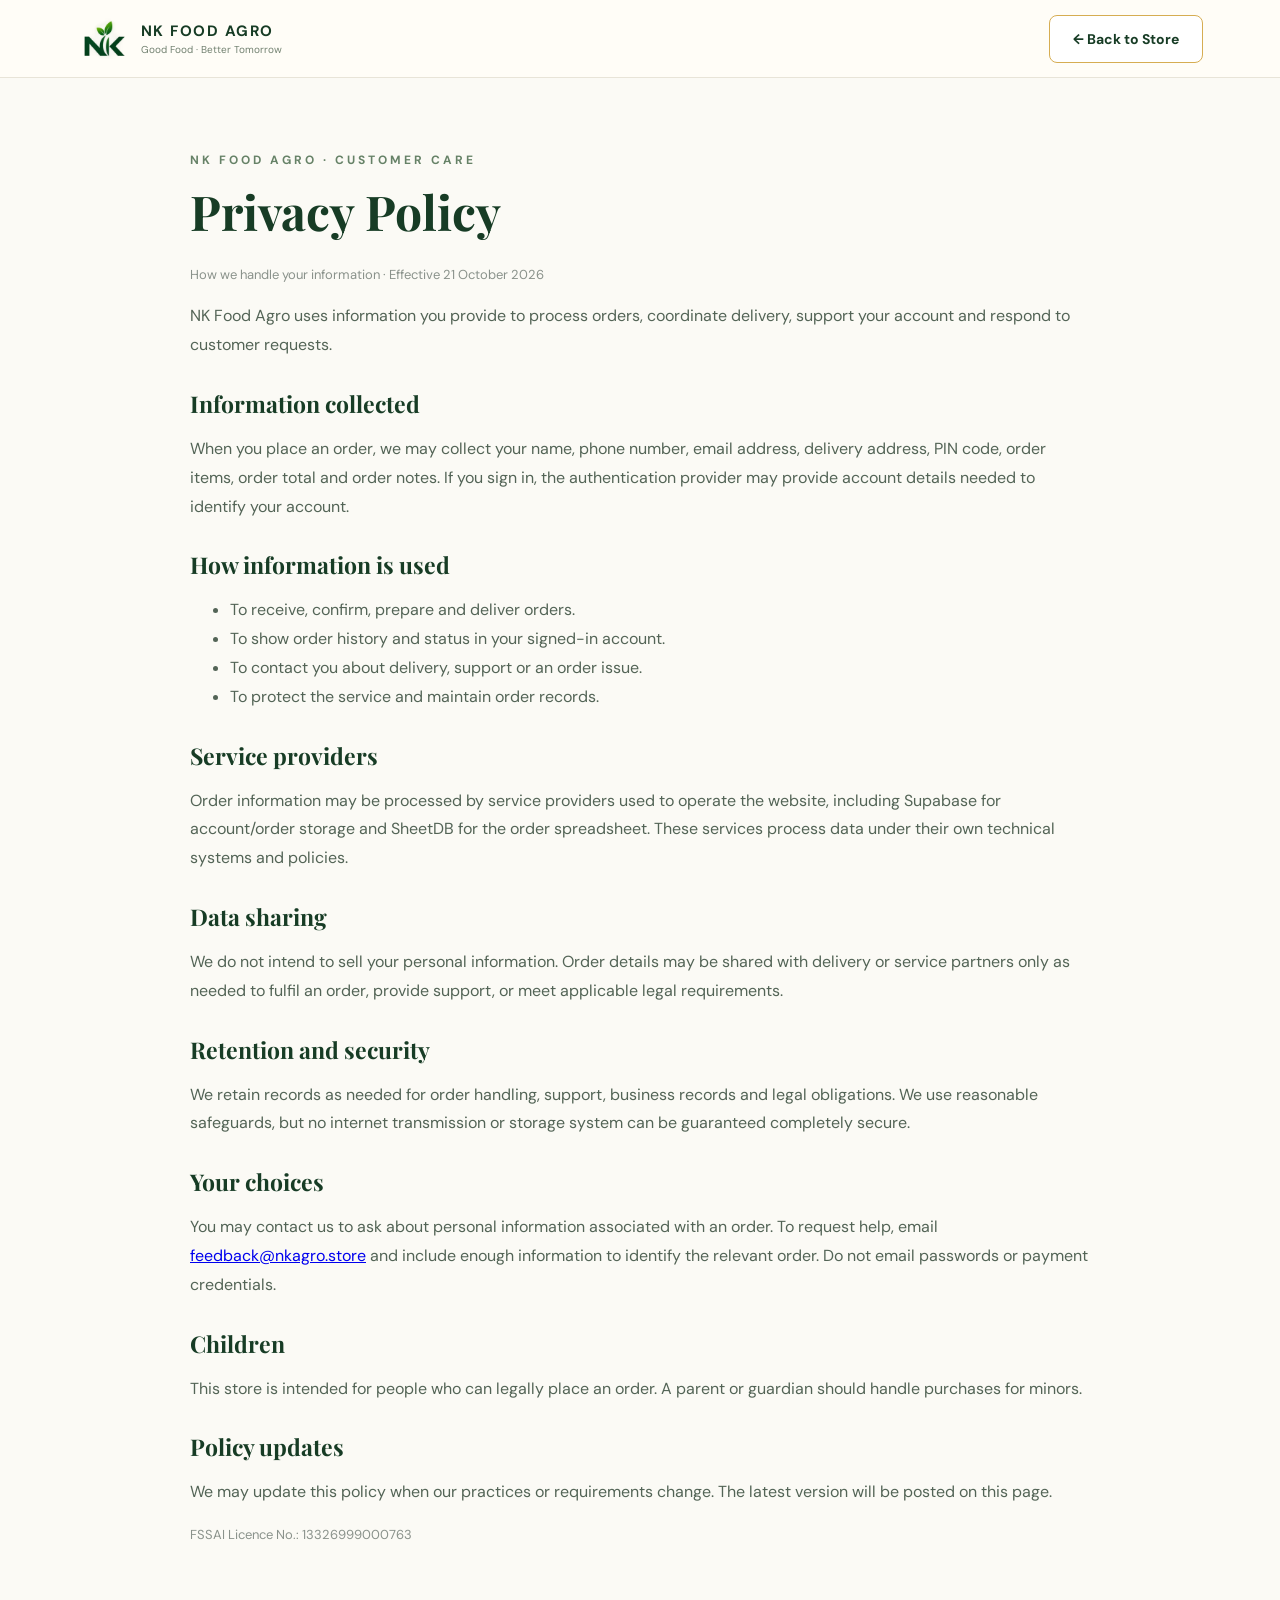
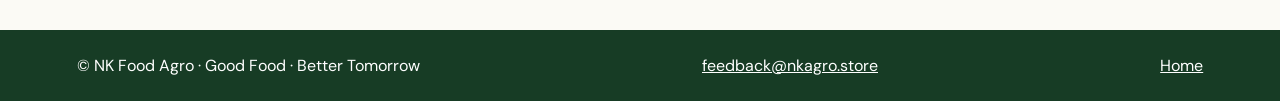
<file: privacy-policy.html>
<!DOCTYPE html><html lang="en"><head><meta charset="UTF-8"><meta name="viewport" content="width=device-width,initial-scale=1"><title>Privacy Policy | NK Food Agro</title><meta name="description" content="Privacy Policy for NK Food Agro customers."><link rel="icon" href="assets/favicon.webp"><link rel="preconnect" href="https://fonts.googleapis.com"><link rel="preconnect" href="https://fonts.gstatic.com" crossorigin><link href="https://fonts.googleapis.com/css2?family=DM+Sans:wght@400;500;600;700&family=Playfair+Display:wght@600;700&display=swap" rel="stylesheet"><link rel="stylesheet" href="style.css"></head><body><header class="header"><a class="brand" href="index.html"><img class="brand-logo-image" src="assets/nk-logo.webp" alt="NK Food Agro logo"><span><b>NK FOOD AGRO</b><small>Good Food · Better Tomorrow</small></span></a><a class="btn secondary" href="index.html">← Back to Store</a></header><main class="policy-page"><span class="eyebrow">NK FOOD AGRO · CUSTOMER CARE</span><h1>Privacy Policy</h1><p class="updated">How we handle your information · Effective 21 October 2026</p><p>NK Food Agro uses information you provide to process orders, coordinate delivery, support your account and respond to customer requests.</p><h2>Information collected</h2><p>When you place an order, we may collect your name, phone number, email address, delivery address, PIN code, order items, order total and order notes. If you sign in, the authentication provider may provide account details needed to identify your account.</p><h2>How information is used</h2><ul><li>To receive, confirm, prepare and deliver orders.</li><li>To show order history and status in your signed-in account.</li><li>To contact you about delivery, support or an order issue.</li><li>To protect the service and maintain order records.</li></ul><h2>Service providers</h2><p>Order information may be processed by service providers used to operate the website, including Supabase for account/order storage and SheetDB for the order spreadsheet. These services process data under their own technical systems and policies.</p><h2>Data sharing</h2><p>We do not intend to sell your personal information. Order details may be shared with delivery or service partners only as needed to fulfil an order, provide support, or meet applicable legal requirements.</p><h2>Retention and security</h2><p>We retain records as needed for order handling, support, business records and legal obligations. We use reasonable safeguards, but no internet transmission or storage system can be guaranteed completely secure.</p><h2>Your choices</h2><p>You may contact us to ask about personal information associated with an order. To request help, email <a href="mailto:feedback@nkagro.store">feedback@nkagro.store</a> and include enough information to identify the relevant order. Do not email passwords or payment credentials.</p><h2>Children</h2><p>This store is intended for people who can legally place an order. A parent or guardian should handle purchases for minors.</p><h2>Policy updates</h2><p>We may update this policy when our practices or requirements change. The latest version will be posted on this page.</p><p class="updated">FSSAI Licence No.: 13326999000763</p></main><footer class="policy-footer"><span>© NK Food Agro · Good Food · Better Tomorrow</span><a href="mailto:feedback@nkagro.store">feedback@nkagro.store</a><a href="index.html">Home</a></footer></body></html>
</file>
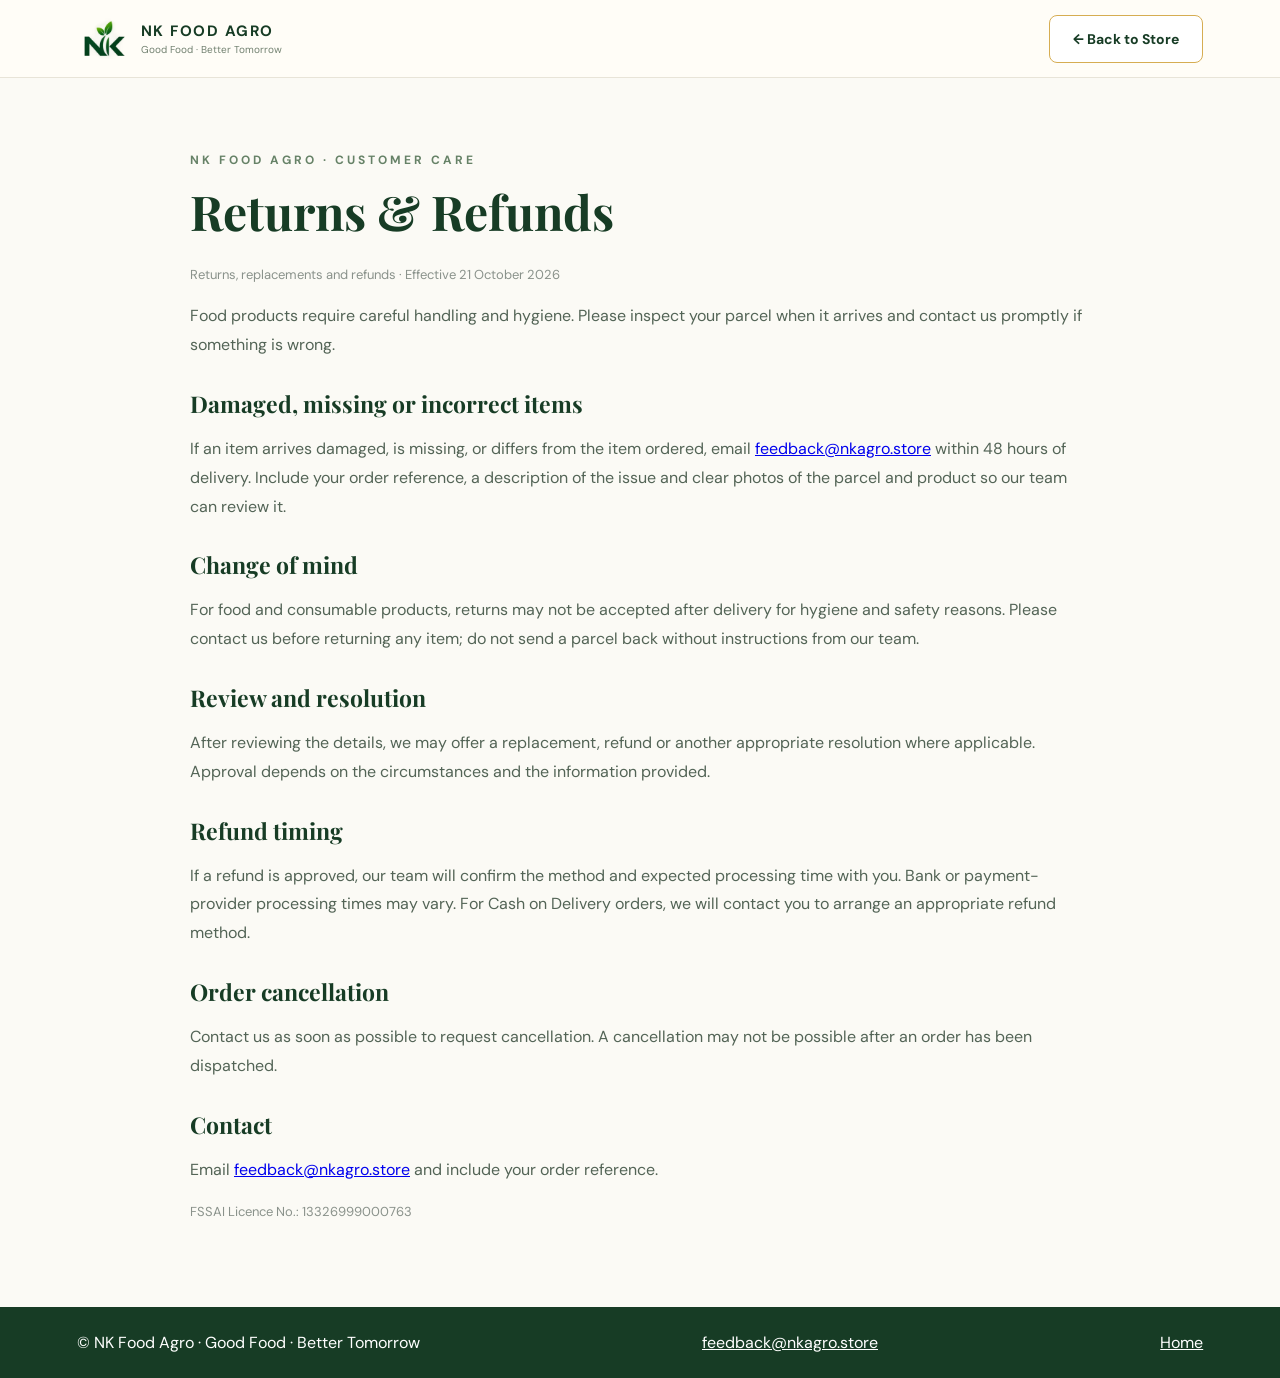
<file: refund-policy.html>
<!DOCTYPE html><html lang="en"><head><meta charset="UTF-8"><meta name="viewport" content="width=device-width,initial-scale=1"><title>Returns & Refunds | NK Food Agro</title><meta name="description" content="Returns & Refunds for NK Food Agro customers."><link rel="icon" href="assets/favicon.webp"><link rel="preconnect" href="https://fonts.googleapis.com"><link rel="preconnect" href="https://fonts.gstatic.com" crossorigin><link href="https://fonts.googleapis.com/css2?family=DM+Sans:wght@400;500;600;700&family=Playfair+Display:wght@600;700&display=swap" rel="stylesheet"><link rel="stylesheet" href="style.css"></head><body><header class="header"><a class="brand" href="index.html"><img class="brand-logo-image" src="assets/nk-logo.webp" alt="NK Food Agro logo"><span><b>NK FOOD AGRO</b><small>Good Food · Better Tomorrow</small></span></a><a class="btn secondary" href="index.html">← Back to Store</a></header><main class="policy-page"><span class="eyebrow">NK FOOD AGRO · CUSTOMER CARE</span><h1>Returns & Refunds</h1><p class="updated">Returns, replacements and refunds · Effective 21 October 2026</p><p>Food products require careful handling and hygiene. Please inspect your parcel when it arrives and contact us promptly if something is wrong.</p><h2>Damaged, missing or incorrect items</h2><p>If an item arrives damaged, is missing, or differs from the item ordered, email <a href="mailto:feedback@nkagro.store">feedback@nkagro.store</a> within 48 hours of delivery. Include your order reference, a description of the issue and clear photos of the parcel and product so our team can review it.</p><h2>Change of mind</h2><p>For food and consumable products, returns may not be accepted after delivery for hygiene and safety reasons. Please contact us before returning any item; do not send a parcel back without instructions from our team.</p><h2>Review and resolution</h2><p>After reviewing the details, we may offer a replacement, refund or another appropriate resolution where applicable. Approval depends on the circumstances and the information provided.</p><h2>Refund timing</h2><p>If a refund is approved, our team will confirm the method and expected processing time with you. Bank or payment-provider processing times may vary. For Cash on Delivery orders, we will contact you to arrange an appropriate refund method.</p><h2>Order cancellation</h2><p>Contact us as soon as possible to request cancellation. A cancellation may not be possible after an order has been dispatched.</p><h2>Contact</h2><p>Email <a href="mailto:feedback@nkagro.store">feedback@nkagro.store</a> and include your order reference.</p><p class="updated">FSSAI Licence No.: 13326999000763</p></main><footer class="policy-footer"><span>© NK Food Agro · Good Food · Better Tomorrow</span><a href="mailto:feedback@nkagro.store">feedback@nkagro.store</a><a href="index.html">Home</a></footer></body></html>
</file>
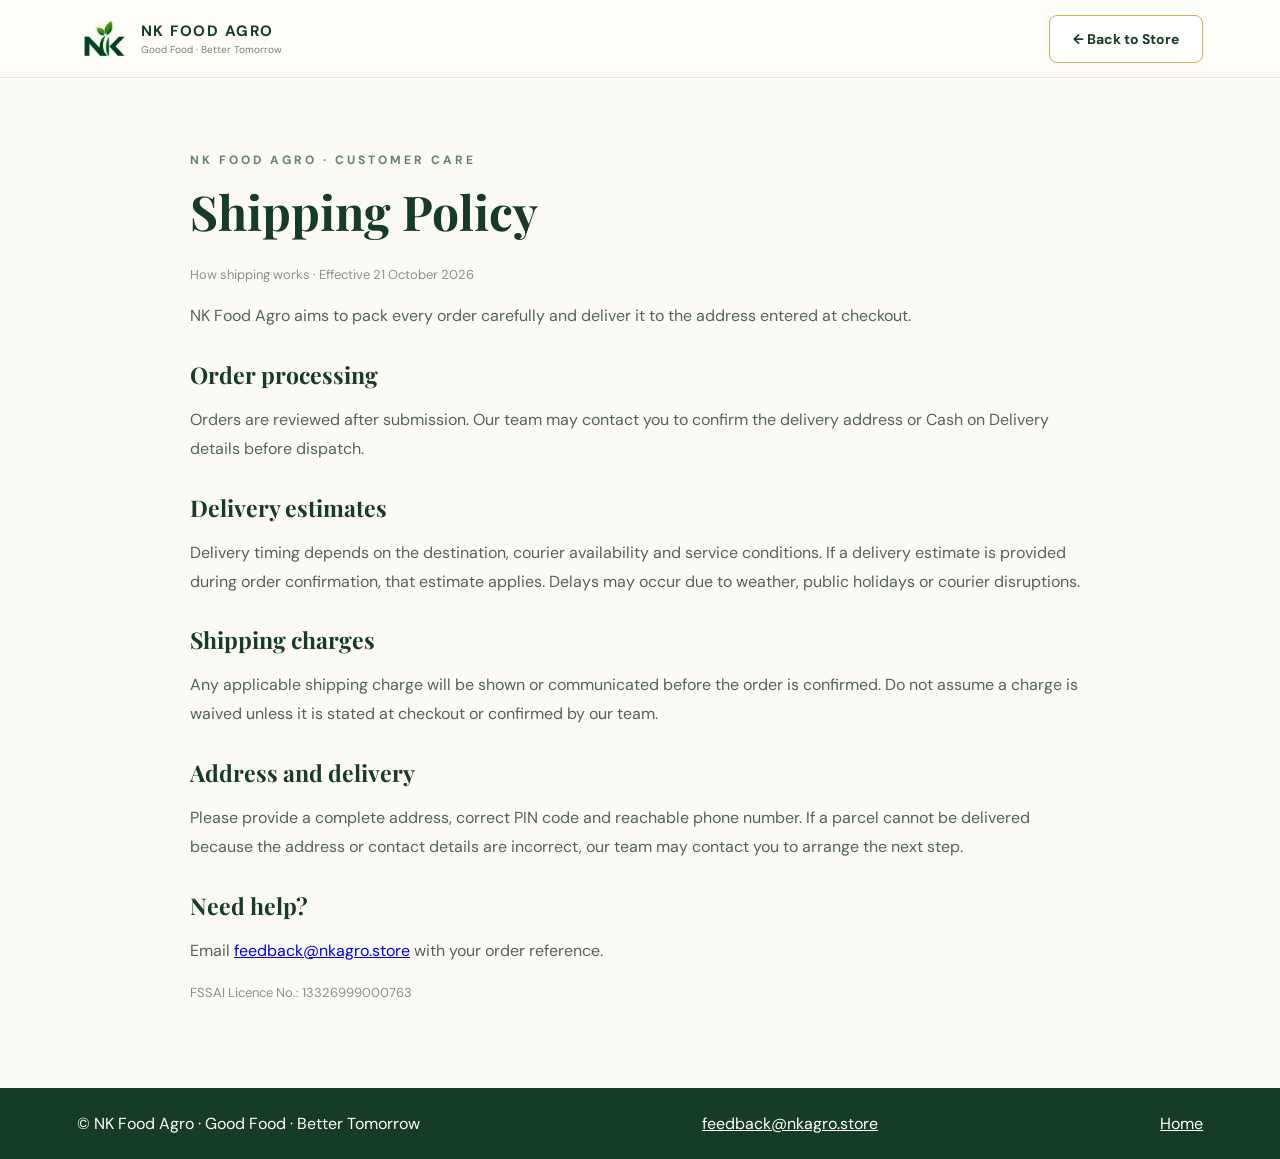
<file: shipping-policy.html>
<!DOCTYPE html><html lang="en"><head><meta charset="UTF-8"><meta name="viewport" content="width=device-width,initial-scale=1"><title>Shipping Policy | NK Food Agro</title><meta name="description" content="Shipping Policy for NK Food Agro customers."><link rel="icon" href="assets/favicon.webp"><link rel="preconnect" href="https://fonts.googleapis.com"><link rel="preconnect" href="https://fonts.gstatic.com" crossorigin><link href="https://fonts.googleapis.com/css2?family=DM+Sans:wght@400;500;600;700&family=Playfair+Display:wght@600;700&display=swap" rel="stylesheet"><link rel="stylesheet" href="style.css"></head><body><header class="header"><a class="brand" href="index.html"><img class="brand-logo-image" src="assets/nk-logo.webp" alt="NK Food Agro logo"><span><b>NK FOOD AGRO</b><small>Good Food · Better Tomorrow</small></span></a><a class="btn secondary" href="index.html">← Back to Store</a></header><main class="policy-page"><span class="eyebrow">NK FOOD AGRO · CUSTOMER CARE</span><h1>Shipping Policy</h1><p class="updated">How shipping works · Effective 21 October 2026</p><p>NK Food Agro aims to pack every order carefully and deliver it to the address entered at checkout.</p><h2>Order processing</h2><p>Orders are reviewed after submission. Our team may contact you to confirm the delivery address or Cash on Delivery details before dispatch.</p><h2>Delivery estimates</h2><p>Delivery timing depends on the destination, courier availability and service conditions. If a delivery estimate is provided during order confirmation, that estimate applies. Delays may occur due to weather, public holidays or courier disruptions.</p><h2>Shipping charges</h2><p>Any applicable shipping charge will be shown or communicated before the order is confirmed. Do not assume a charge is waived unless it is stated at checkout or confirmed by our team.</p><h2>Address and delivery</h2><p>Please provide a complete address, correct PIN code and reachable phone number. If a parcel cannot be delivered because the address or contact details are incorrect, our team may contact you to arrange the next step.</p><h2>Need help?</h2><p>Email <a href="mailto:feedback@nkagro.store">feedback@nkagro.store</a> with your order reference.</p><p class="updated">FSSAI Licence No.: 13326999000763</p></main><footer class="policy-footer"><span>© NK Food Agro · Good Food · Better Tomorrow</span><a href="mailto:feedback@nkagro.store">feedback@nkagro.store</a><a href="index.html">Home</a></footer></body></html>
</file>
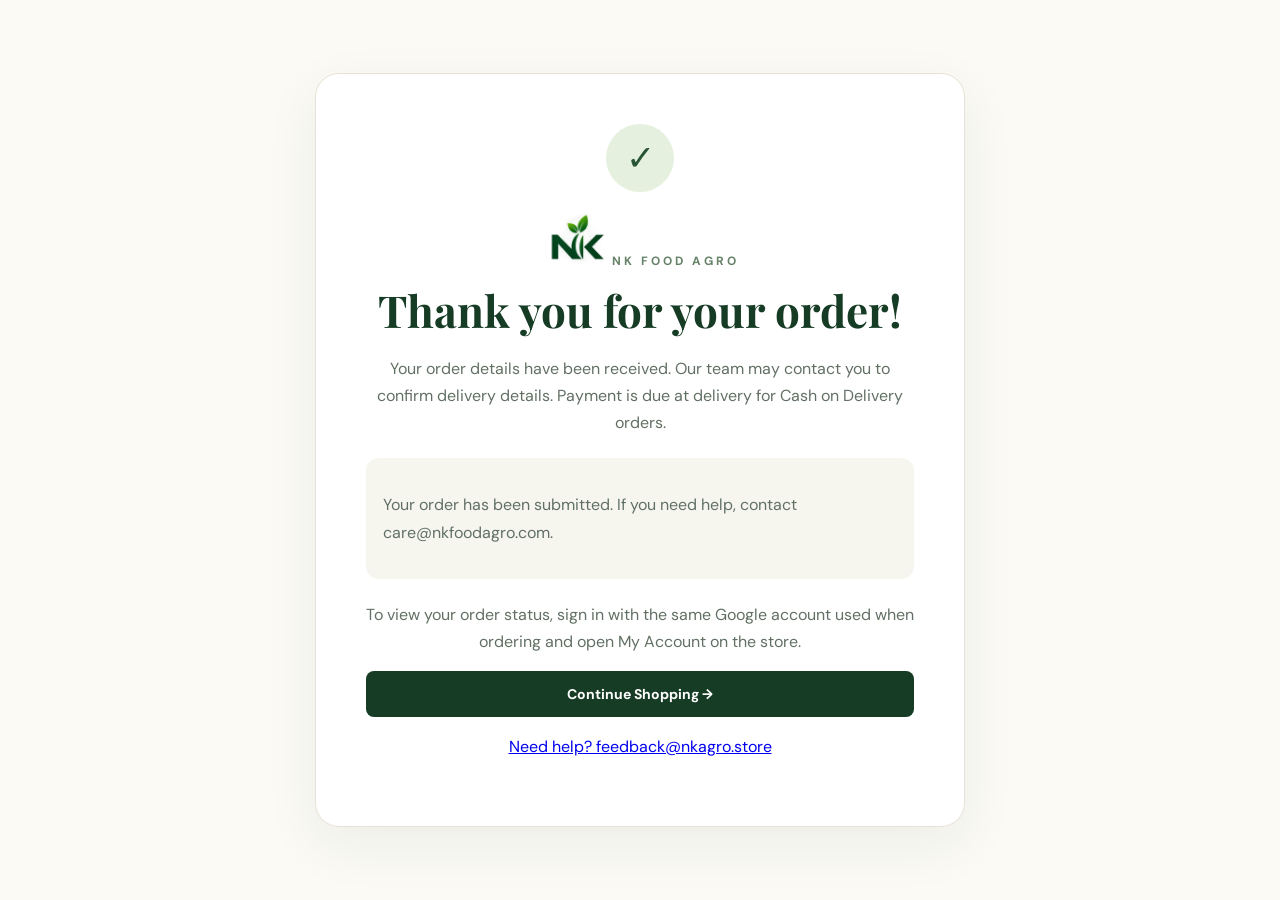
<file: thank-you.html>
<!DOCTYPE html><html lang="en"><head><meta charset="UTF-8"><meta name="viewport" content="width=device-width,initial-scale=1"><title>Order Received | NK Food Agro</title><link rel="icon" href="assets/favicon.webp"><link rel="preconnect" href="https://fonts.googleapis.com"><link rel="preconnect" href="https://fonts.gstatic.com" crossorigin><link href="https://fonts.googleapis.com/css2?family=DM+Sans:wght@400;500;600;700&family=Playfair+Display:wght@600;700&display=swap" rel="stylesheet"><link rel="stylesheet" href="style.css"></head><body><main class="thankyou-page"><section class="thankyou-card"><div class="thankyou-mark">✓</div><img src="assets/nk-logo.webp" alt="NK Food Agro" style="width:70px;height:55px;object-fit:contain"><span class="eyebrow">NK FOOD AGRO</span><h1>Thank you for your order!</h1><p>Your order details have been received. Our team may contact you to confirm delivery details. Payment is due at delivery for Cash on Delivery orders.</p><div class="thankyou-summary" id="orderSummary"><p>Loading order summary…</p></div><p id="trackingNote">To view your order status, sign in with the same Google account used when ordering and open My Account on the store.</p><a class="btn primary full" href="index.html">Continue Shopping →</a><p><a href="mailto:feedback@nkagro.store">Need help? feedback@nkagro.store</a></p></section></main><script>
(function(){const box=document.getElementById('orderSummary');let o=null;try{o=JSON.parse(sessionStorage.getItem('nk_last_order')||'null')}catch(e){}if(!o){box.innerHTML='<p>Your order has been submitted. If you need help, contact care@nkfoodagro.com.</p>';return;}const safe=v=>String(v??'').replace(/[&<>"']/g,c=>({'&':'&amp;','<':'&lt;','>':'&gt;','"':'&quot;',"'":'&#39;'}[c]));box.innerHTML='<div><span>Order reference</span><strong>'+safe(o.order_ref)+'</strong></div><div><span>Order total</span><strong>₹'+Number(o.total||0).toLocaleString('en-IN')+'</strong></div><div><span>Payment</span><strong>Cash on Delivery</strong></div><div><span>Status</span><strong>Order received</strong></div>'+(Array.isArray(o.items)?'<div><span>Items</span><strong>'+o.items.map(i=>safe(i.name)+' × '+Number(i.qty||1)).join('<br>')+'</strong></div>':'');if(!o.tracking_available)document.getElementById('trackingNote').textContent='Your order was recorded, but live account tracking will appear once it is available in Supabase. Keep the order reference for support.';})();
</script></body></html>
</file>
<file: style.css>
*{box-sizing:border-box}html{scroll-behavior:smooth}body{margin:0;color:#173c25;background:#fbfaf5;font-family:"DM Sans",sans-serif;overflow-x:hidden}.topbar{background:#173c25;color:#fff;text-align:center;font-size:13px;padding:9px}.header{height:78px;display:flex;align-items:center;justify-content:space-between;padding:0 6%;background:rgba(251,250,245,.94);border-bottom:1px solid #e8e4d8;position:sticky;top:0;z-index:20;backdrop-filter:blur(12px)}.brand{display:flex;align-items:center;gap:10px;text-decoration:none;color:#173c25}.brand-mark{font-weight:700;font-size:24px;letter-spacing:-3px;border:2px solid #173c25;border-radius:8px;padding:3px 7px}.brand b{display:block;font-size:15px;letter-spacing:1.5px}.brand small{display:block;font-size:10px;color:#71806f;margin-top:2px}nav{display:flex;gap:28px}nav a,.footer a{color:#31553b;text-decoration:none;font-size:14px;transition:.25s}nav a:hover,.footer a:hover{color:#a77821}.cart-btn{border:1px solid #173c25;background:transparent;border-radius:99px;padding:10px 16px;font-weight:700;color:#173c25;cursor:pointer;transition:.25s}.cart-btn:hover{transform:translateY(-2px);background:#173c25;color:#fff}.cart-btn span{background:#d6ad52;color:#173c25;border-radius:50%;padding:3px 7px;margin-left:5px}.hero{min-height:650px;padding:70px 7%;display:grid;grid-template-columns:1fr .85fr;gap:60px;align-items:center;background:radial-gradient(circle at 85% 45%,#e4efdd 0,#fbfaf5 45%)}.eyebrow{font-size:12px;letter-spacing:3px;font-weight:700;color:#668267}.hero h1{font-family:"Playfair Display",serif;font-size:64px;line-height:1.03;margin:18px 0;color:#153a23}.hero h1 em,.benefit-copy h2 em{font-style:normal;color:#9a742d}.hero p{max-width:600px;font-size:18px;line-height:1.7;color:#5c6d60}.hero-actions{display:flex;align-items:center;gap:25px;margin:30px 0}.btn{display:inline-block;border:0;border-radius:8px;padding:14px 23px;font-size:14px;font-weight:700;cursor:pointer;text-decoration:none;transition:transform .25s,box-shadow .25s,background .25s}.btn:hover{transform:translateY(-3px);box-shadow:0 12px 24px #173c2520}.primary{background:#173c25;color:#fff}.primary:hover{background:#285b39}.light{background:#fff;color:#173c25}.full{width:100%}.text-btn{color:#31553b;font-weight:700;text-decoration:none;font-size:14px}.text-btn:hover{color:#a77821}.trust-row{display:flex;flex-wrap:wrap;gap:18px;color:#49614e;font-size:12px}.hero-product{position:relative;text-align:center;animation:heroFloat 5s ease-in-out infinite}.image-frame{position:relative;display:flex;align-items:center;justify-content:center;overflow:hidden;background:#f0f2e9}.smart-image{display:block;width:100%;height:100%;object-fit:contain;object-position:center;transition:transform .55s ease,filter .55s ease}.image-frame:hover .smart-image{transform:scale(1.04)}.hero-frame{width:min(470px,100%);height:530px;margin:auto;border-radius:22px;padding:18px;background:linear-gradient(145deg,#f1f4eb,#e4eadc);box-shadow:0 30px 70px #173c251c}.leaf-badge{position:absolute;z-index:2;top:10px;left:8%;background:#d6ad52;color:#173c25;font-weight:800;font-size:11px;line-height:1.2;padding:13px;border-radius:50%;box-shadow:0 10px 30px #9a742d40}.floating-card{position:absolute;right:2%;bottom:30px;background:#fff;border:1px solid #e6e0cf;padding:14px 18px;border-radius:12px;box-shadow:0 15px 35px #173c2518;text-align:left}.floating-card strong{display:block;font-family:"Playfair Display",serif;font-size:18px}.floating-card span{font-size:11px;color:#71806f}.strip{display:grid;grid-template-columns:repeat(4,1fr);gap:15px;padding:26px 7%;background:#f1f4eb;border-top:1px solid #e4e9dc;border-bottom:1px solid #e4e9dc}.strip div{display:grid;grid-template-columns:32px 1fr;column-gap:5px;align-items:center}.strip div:first-letter{font-size:22px}.strip b{font-size:13px}.strip small{grid-column:2;color:#71806f;font-size:11px}.section,.category-section{padding:85px 7%}.section-head{display:flex;justify-content:space-between;gap:30px;align-items:end;margin-bottom:28px}.section-head h2,.about h2,.category-section h2{font-family:"Playfair Display",serif;font-size:42px;margin:10px 0;color:#153a23}.section-head p{max-width:450px;color:#71806f;line-height:1.6}.centered{text-align:center;display:block}.centered p{margin:0 auto}.category-section{background:#fffdf8}.category-grid{display:grid;grid-template-columns:repeat(3,1fr);gap:22px;margin-top:35px}.category-card{position:relative;overflow:hidden;text-align:left;border:1px solid #e7e1d1;background:linear-gradient(145deg,#fff,#f4f1e8);padding:32px;border-radius:18px;cursor:pointer;color:#173c25;transition:.35s;min-height:190px}.category-card:hover{transform:translateY(-8px);box-shadow:0 20px 45px #173c2518;border-color:#d6ad52}.category-card span{font-size:38px;display:block;margin-bottom:18px}.category-card b{display:block;font-family:"Playfair Display",serif;font-size:25px}.category-card small{display:block;color:#71806f;margin:7px 0 18px}.category-card em{font-style:normal;font-weight:700;color:#9a742d;font-size:13px}.filter-bar{display:flex;flex-wrap:wrap;gap:10px;margin:10px 0 28px}.filter{border:1px solid #d9d5c8;background:#fff;border-radius:999px;padding:10px 17px;color:#31553b;font-weight:700;cursor:pointer;transition:.25s}.filter:hover,.filter.active{background:#173c25;color:#fff;border-color:#173c25}.product-grid{display:grid;grid-template-columns:repeat(3,1fr);gap:24px}.product-card{background:#fff;border:1px solid #e6e0d3;border-radius:16px;overflow:hidden;transition:.35s;animation:cardIn .5s both}.product-card:hover{transform:translateY(-8px);box-shadow:0 22px 45px #173c2518}.product-image{height:285px;position:relative;background:#f2f4ed;padding:16px;display:flex;align-items:center;justify-content:center;overflow:hidden}.product-image img{width:100%;height:100%;object-fit:contain;object-position:center;transition:transform .45s}.product-card:hover .product-image img{transform:scale(1.06)}.tag{position:absolute;z-index:2;top:13px;left:13px;background:#d6ad52;color:#173c25;border-radius:999px;padding:6px 9px;font-size:9px;font-weight:800;letter-spacing:.8px}.product-info{padding:20px}.stars{font-size:12px;color:#b18632}.stars span{color:#899489}.product-info h3{font-family:"Playfair Display",serif;font-size:21px;margin:10px 0 5px}.product-info p{color:#71806f;font-size:13px;margin:0 0 14px}.price{display:flex;align-items:center;gap:9px;margin-bottom:16px}.price strong{font-size:22px}.price del{color:#9a9d98;font-size:13px}.price b{color:#397049;font-size:11px}.benefits{padding:85px 7%;display:grid;grid-template-columns:.9fr 1fr;gap:70px;align-items:center;background:#f1f4eb}.benefit-image{height:560px;border-radius:22px;overflow:hidden;background:#e5eadf;padding:18px;box-shadow:0 25px 60px #173c2516}.benefit-image img{width:100%;height:100%;object-fit:contain}.benefit-copy h2{font-family:"Playfair Display",serif;font-size:45px;margin:12px 0}.benefit-copy>p{color:#71806f;line-height:1.7}.benefit-list{margin-top:28px;display:grid;gap:17px}.benefit-list>div{display:flex;gap:14px;align-items:flex-start}.benefit-list>div>span{font-size:22px}.benefit-list section b{display:block}.benefit-list small{color:#71806f}.offer{margin:0 7%;padding:55px 6%;background:#173c25;color:#fff;border-radius:22px;display:flex;justify-content:space-between;align-items:center;gap:30px}.offer .eyebrow{color:#d6ad52}.offer h2{font-family:"Playfair Display",serif;font-size:40px;margin:10px 0}.offer p{color:#c9d5cb}.reviews{padding-top:80px}.review-grid{display:grid;grid-template-columns:repeat(3,1fr);gap:20px}.review-grid blockquote{margin:0;background:#fff;border:1px solid #e7e1d1;border-radius:15px;padding:28px;line-height:1.65;color:#526456}.review-grid footer{margin-top:18px;color:#b18632;font-size:12px}.review-grid footer b{color:#173c25}.about{text-align:center;padding:85px 15%;background:#fffdf8}.about p{max-width:720px;margin:auto;color:#71806f;line-height:1.8}.footer{display:grid;grid-template-columns:2fr 1fr 1fr 1.2fr;gap:35px;padding:55px 7%;background:#edf1e7}.footer p{color:#71806f;font-size:13px;line-height:1.6}.footer h4{margin:0 0 15px}.footer a{display:block;margin:8px 0}.cart-overlay,.modal-overlay{position:fixed;inset:0;background:#102317b8;z-index:100;display:flex;justify-content:flex-end;opacity:0;pointer-events:none;transition:.3s;backdrop-filter:blur(5px)}.cart-overlay.open,.modal-overlay.open{opacity:1;pointer-events:auto}.cart{width:min(430px,100%);height:100%;background:#fffdf8;padding:30px;overflow:auto;transform:translateX(100%);transition:.35s}.cart-overlay.open .cart{transform:translateX(0)}.close,.modal-close{border:0;background:transparent;font-size:30px;cursor:pointer;color:#173c25}.cart h2{font-family:"Playfair Display",serif}.cart-row{display:flex;justify-content:space-between;gap:15px;border-bottom:1px solid #eee7d8;padding:16px 0;font-size:13px}.cart-row small{display:block;color:#71806f;margin-top:4px}.cart-row button{border:1px solid #ddd;background:#fff;padding:3px 8px;border-radius:5px;cursor:pointer}.cart-row .remove{color:#a44;border:0;background:transparent}.cart-total{display:flex;justify-content:space-between;font-size:18px;padding:20px 0}.secure{text-align:center;color:#71806f;font-size:12px}.empty{color:#71806f}.modal-overlay{justify-content:center;align-items:center;padding:20px}.product-modal{position:relative;width:min(1000px,100%);max-height:92vh;overflow:auto;background:#fffdf8;border-radius:22px;display:grid;grid-template-columns:1fr 1fr;gap:35px;padding:30px;transform:translateY(25px) scale(.97);transition:.35s;box-shadow:0 30px 90px #0004}.modal-overlay.open .product-modal{transform:none}.modal-close{position:absolute;right:15px;top:10px;z-index:5;width:42px;height:42px;border-radius:50%;background:#fff;box-shadow:0 5px 20px #0002}.main-gallery-image{height:470px;background:#f0f2e9;border-radius:16px;display:flex;align-items:center;justify-content:center;padding:20px;overflow:hidden}.main-gallery-image img{width:100%;height:100%;object-fit:contain}.thumbs{display:flex;gap:10px;margin-top:12px}.thumb{width:75px;height:75px;padding:4px;border:2px solid transparent;border-radius:10px;background:#f0f2e9;cursor:pointer}.thumb.active{border-color:#d6ad52}.thumb img{width:100%;height:100%;object-fit:contain}.detail-copy{padding:35px 20px 20px 0}.detail-category{font-size:11px;letter-spacing:2px;color:#9a742d;font-weight:800}.detail-copy h2{font-family:"Playfair Display",serif;font-size:38px;line-height:1.1;margin:12px 0}.detail-price{display:flex;align-items:center;gap:10px;margin:18px 0}.detail-price strong{font-size:28px}.detail-price del{color:#999}.detail-price b{font-size:11px;color:#397049}.detail-copy>p{color:#667568;line-height:1.7}.detail-meta{display:flex;flex-wrap:wrap;gap:8px;margin:20px 0}.detail-meta span{font-size:11px;border:1px solid #e1dccf;border-radius:999px;padding:7px 10px;color:#526456}@keyframes heroFloat{0%,100%{transform:translateY(0)}50%{transform:translateY(-9px)}}@keyframes spark{0%,100%{opacity:0;transform:scale(.5)}50%{opacity:1;transform:scale(1.6)}}@keyframes cardIn{from{opacity:0;transform:translateY(15px)}to{opacity:1;transform:none}}.reveal{animation:revealIn .8s both}@keyframes revealIn{from{opacity:0;transform:translateY(22px)}to{opacity:1;transform:none}}@media(max-width:900px){nav{display:none}.hero{grid-template-columns:1fr;padding-top:45px}.hero h1{font-size:48px}.strip,.product-grid,.category-grid,.review-grid{grid-template-columns:repeat(2,1fr)}.benefits{grid-template-columns:1fr;gap:35px}.footer{grid-template-columns:1fr 1fr}.product-modal{grid-template-columns:1fr}.detail-copy{padding:0}.main-gallery-image{height:390px}}@media(max-width:600px){.header{padding:0 4%;height:70px}.brand b{font-size:12px}.brand small{font-size:8px}.cart-btn{padding:8px 11px}.hero{padding:45px 5%}.hero h1{font-size:39px}.hero p{font-size:16px}.hero-actions{flex-direction:column;align-items:flex-start}.hero-frame{height:400px}.strip,.product-grid,.category-grid,.review-grid,.footer{grid-template-columns:1fr}.section,.category-section{padding:60px 5%}.section-head{display:block}.section-head h2,.category-section h2{font-size:34px}.benefits{padding:60px 5%}.benefit-image{height:380px}.benefit-copy h2{font-size:35px}.offer{margin:0 5%;padding:40px 25px;display:block}.offer h2{font-size:31px}.offer .btn{margin-top:20px}.about{padding:60px 7%}.product-image{height:250px}.main-gallery-image{height:330px}.product-modal{padding:20px}.detail-copy h2{font-size:30px}.royal-logo{font-size:25px;letter-spacing:2px}}

/* Premium motion + account/checkout/review UI */
html{scroll-behavior:smooth}.locked{overflow:hidden}.header{position:sticky;top:0;z-index:80;background:rgba(255,253,248,.9);backdrop-filter:blur(16px);transition:.3s}.scrolled .header{box-shadow:0 12px 35px rgba(23,60,37,.09)}
.header-actions{display:flex;align-items:center;gap:9px}.account-btn,.cart-btn{border:1px solid #ddd7c7;background:#fff;border-radius:999px;padding:10px 14px;font-weight:800;color:#173c25;cursor:pointer;transition:.3s}.account-btn:hover,.cart-btn:hover{transform:translateY(-2px);border-color:#d6ad52;box-shadow:0 8px 20px #173c2514}.account-btn span{display:inline-grid;place-items:center;width:22px;height:22px;border-radius:50%;background:#fff;border:1px solid #ddd7c7;margin-right:4px}.hero-product{animation:heroFloat 5s ease-in-out infinite}.hero-frame{position:relative;overflow:hidden}.hero-frame:after{content:"";position:absolute;inset:0;background:linear-gradient(115deg,transparent 35%,rgba(255,255,255,.35) 48%,transparent 60%);transform:translateX(-120%);animation:shine 5s 2s infinite}.product-card{animation:cardIn .7s var(--delay) both}.product-card:after{content:"";position:absolute;inset:auto 15% 0;height:1px;background:#d6ad52;transform:scaleX(0);transition:.35s}.product-card:hover:after{transform:scaleX(1)}.product-image{background:radial-gradient(circle at 50% 45%,#fff 0,#f0f3e9 70%)}.quick-glow{position:absolute;width:150px;height:150px;border-radius:50%;background:#d6ad5230;filter:blur(30px);animation:pulseGlow 3s infinite}.card-actions{display:flex;gap:9px;align-items:center}.card-actions .btn{flex:1}.mini-cart{width:44px;height:44px;border-radius:12px;border:1px solid #d9d5c8;background:#fff;color:#173c25;font-size:25px;cursor:pointer;transition:.25s}.mini-cart:hover{background:#173c25;color:#fff;transform:rotate(90deg)}
.detail-points{list-style:none;padding:0;margin:20px 0;display:grid;gap:8px}.detail-points li{font-size:13px;color:#506253}.btn.secondary{background:#fff;border:1px solid #d6ad52;color:#173c25}.btn.secondary:hover{background:#f8f2e3}.review-open{margin-top:10px}.review-head{display:flex;justify-content:space-between;align-items:center;gap:10px;margin:25px 0 10px;border-top:1px solid #e7e1d1;padding-top:20px}.review-head h3{font-family:"Playfair Display",serif;margin:0}.review-head span{font-size:12px;color:#9a742d;font-weight:800}.product-reviews{display:grid;gap:10px;max-height:250px;overflow:auto}.live-review{border:1px solid #e8e2d6;background:#fff;padding:13px 15px;border-radius:12px}.live-review p{margin:7px 0;color:#536456;font-size:13px;line-height:1.5}.review-top{display:flex;justify-content:space-between;gap:8px}.review-top>span{color:#b18632;letter-spacing:1px}.review-top small{color:#397049;font-weight:800}.no-reviews{font-size:13px;color:#71806f;padding:12px 0}.qty{display:flex;gap:10px;align-items:center;margin-top:8px}.qty button{width:28px;height:28px;border:1px solid #ddd;background:#fff;border-radius:6px;cursor:pointer}.cart-row .remove{display:block;margin-top:8px;color:#a44;border:0;background:transparent;padding:0}.account-modal,.review-modal,.checkout-modal{position:relative;background:#fffdf8;border-radius:24px;box-shadow:0 35px 100px #0005;transform:translateY(25px) scale(.97);transition:.35s}.modal-overlay.open .account-modal,.modal-overlay.open .review-modal,.modal-overlay.open .checkout-modal{transform:none}.account-modal{width:min(460px,100%);padding:45px 35px;text-align:center}.account-icon{width:65px;height:65px;display:grid;place-items:center;margin:0 auto 15px;border-radius:50%;background:#fff;border:1px solid #ddd7c7;font-size:25px;font-weight:800}.account-modal h2,.review-modal h2,.checkout-modal h2{font-family:"Playfair Display",serif;font-size:34px;margin:10px 0 20px}.account-status p,.account-status{color:#68776a;line-height:1.6}.account-status small{display:block;color:#71806f;margin:8px 0 18px}.account-note{display:block;color:#8a928b;margin-top:18px;line-height:1.5}.google{background:#fff;border:1px solid #d7d3c9;color:#173c25}.review-modal{width:min(520px,100%);padding:35px}.review-modal form{display:grid;gap:18px}.review-modal label,.checkout-modal label{font-weight:700;font-size:13px;color:#3e5144}.review-modal textarea,.review-modal select,.checkout-modal input,.checkout-modal textarea{display:block;width:100%;box-sizing:border-box;margin-top:7px;border:1px solid #dcd7cb;border-radius:11px;padding:12px 13px;background:#fff;color:#24382a;font:inherit;outline:none}.review-modal textarea:focus,.review-modal select:focus,.checkout-modal input:focus,.checkout-modal textarea:focus{border-color:#b28a3e;box-shadow:0 0 0 3px #d6ad5220}.checkout-modal{width:min(850px,100%);max-height:92vh;overflow:auto;padding:35px}.checkout-head p{color:#71806f;line-height:1.6}.form-grid{display:grid;grid-template-columns:1fr 1fr;gap:15px;margin-top:22px}.form-grid .wide{grid-column:1/-1}.cod-box{margin:20px 0;padding:14px 16px;border-radius:12px;background:#f0f4ea;border:1px solid #dbe5d4}.cod-box b,.cod-box span{display:block}.cod-box span{font-size:12px;color:#71806f;margin-top:4px}.checkout-total{display:flex;justify-content:space-between;align-items:center;border-top:1px solid #e7e1d1;padding:18px 0;margin-bottom:10px;font-size:18px}.checkout-total strong{font-size:25px}.toast{position:fixed;z-index:10000;left:50%;bottom:25px;transform:translate(-50%,30px);opacity:0;pointer-events:none;background:#173c25;color:#fff;padding:13px 18px;border-radius:999px;box-shadow:0 12px 30px #0003;transition:.35s;font-size:13px}.toast.show{opacity:1;transform:translate(-50%,0)}
@keyframes shine{0%,65%{transform:translateX(-120%)}80%,100%{transform:translateX(120%)}}@keyframes pulseGlow{0%,100%{transform:scale(.8);opacity:.25}50%{transform:scale(1.2);opacity:.5}}
.reveal{opacity:0;transform:translateY(28px);transition:opacity .8s ease,transform .8s ease}.reveal.visible{opacity:1;transform:none}
@media(max-width:700px){.header-actions{gap:5px}.account-btn{font-size:0;padding:9px}.account-btn span{margin:0}.form-grid{grid-template-columns:1fr}.form-grid .wide{grid-column:auto}.checkout-modal{padding:25px 18px}.account-modal,.review-modal{padding:30px 20px}.review-head{align-items:flex-start;flex-direction:column}}

/* ===== PREMIUM SCROLL MOTION ===== */
.reveal,
.scroll-reveal,
.category-card,
.benefit-list > div,
.review-grid blockquote{
  will-change: transform, opacity;
}

/* Products rise into view with a soft 3D reveal */
.product-card.scroll-reveal{
  opacity:0;
  transform:perspective(900px) translate3d(0,72px,0) rotateX(8deg) scale(.93);
  animation:none;
  transition:opacity .85s cubic-bezier(.2,.75,.25,1),
             transform 1s cubic-bezier(.16,1,.3,1),
             box-shadow .35s ease;
  transition-delay:var(--scroll-delay,0s);
}
.product-card.scroll-reveal.visible{
  opacity:1;
  transform:perspective(900px) translate3d(0,0,0) rotateX(0) scale(1);
}
.product-card.scroll-reveal.visible:hover{
  transform:translate3d(0,-10px,0) scale(1.015);
}
.product-card.scroll-reveal.visible .product-image img{
  animation:productImageReveal 1s cubic-bezier(.16,1,.3,1) both;
  animation-delay:calc(var(--scroll-delay,0s) + .12s);
}

/* Category cards float in one after another */
.category-card{
  opacity:0;
  transform:translate3d(0,55px,0) scale(.94);
  transition:opacity .75s ease, transform .85s cubic-bezier(.16,1,.3,1),
             box-shadow .35s ease, border-color .35s ease;
  transition-delay:var(--scroll-delay,0s);
}
.category-card.visible{
  opacity:1;
  transform:none;
}
.category-card.visible:hover{
  transform:translate3d(0,-8px,0) scale(1.01);
}

/* Benefits/reviews gently slide up */
.benefit-list > div,
.review-grid blockquote{
  opacity:0;
  transform:translate3d(0,38px,0);
  transition:opacity .7s ease, transform .8s cubic-bezier(.16,1,.3,1);
  transition-delay:var(--scroll-delay,0s);
}
.benefit-list > div.visible,
.review-grid blockquote.visible{
  opacity:1;
  transform:none;
}

/* A little movement on the product image after the card arrives */
.product-image{
  transition:box-shadow .5s ease, transform .45s ease;
}
.product-card.scroll-reveal.visible .product-image{
  animation:imageFramePop .85s cubic-bezier(.16,1,.3,1) both;
  animation-delay:calc(var(--scroll-delay,0s) + .05s);
}

/* FARM FRESH badge drops like a soft ball and bounces into place */
.leaf-badge{
  animation:farmFreshDrop 1.8s cubic-bezier(.22,1.35,.36,1) 3.85s both;
  transform-origin:50% 100%;
}
.leaf-badge::after{
  content:"";
  position:absolute;
  left:18%;
  right:18%;
  bottom:-9px;
  height:9px;
  border-radius:50%;
  background:rgba(23,60,37,.18);
  filter:blur(4px);
  transform:scale(.25);
  animation:farmFreshShadow 1.8s ease 3.85s both;
}

/* Extra polish for the hero image */
.hero-product{
  animation:heroFloat 5s ease-in-out 2.4s infinite;
}
.hero-frame{
  animation:heroFrameIn 1.1s cubic-bezier(.16,1,.3,1) .25s both;
}

@keyframes productImageReveal{
  0%{opacity:0;transform:translateY(24px) scale(.88) rotate(-2deg)}
  60%{opacity:1;transform:translateY(-5px) scale(1.035) rotate(.5deg)}
  100%{opacity:1;transform:translateY(0) scale(1) rotate(0)}
}

@keyframes imageFramePop{
  0%{opacity:.65;transform:scale(.97)}
  65%{opacity:1;transform:scale(1.012)}
  100%{opacity:1;transform:scale(1)}
}

@keyframes farmFreshDrop{
  0%{opacity:0;transform:translate3d(0,-260px,0) scale(.58) rotate(-18deg)}
  38%{opacity:1;transform:translate3d(0,18px,0) scale(1.12) rotate(7deg)}
  52%{transform:translate3d(0,-28px,0) scale(.94) rotate(-4deg)}
  67%{transform:translate3d(0,10px,0) scale(1.05) rotate(2deg)}
  80%{transform:translate3d(0,-7px,0) scale(.98) rotate(-1deg)}
  91%{transform:translate3d(0,3px,0) scale(1.01) rotate(0)}
  100%{opacity:1;transform:translate3d(0,0,0) scale(1) rotate(0)}
}

@keyframes farmFreshShadow{
  0%{opacity:0;transform:scale(.15)}
  48%{opacity:.65;transform:scale(1.1)}
  68%{opacity:.28;transform:scale(.72)}
  100%{opacity:.18;transform:scale(1)}
}

@keyframes heroFrameIn{
  0%{opacity:0;transform:translateY(35px) scale(.94) rotate(.7deg)}
  100%{opacity:1;transform:none}
}

/* Respect users who prefer reduced motion */
@media (prefers-reduced-motion:reduce){
  *,*::before,*::after{
    animation-duration:.01ms !important;
    animation-iteration-count:1 !important;
    scroll-behavior:auto !important;
    transition-duration:.01ms !important;
  }
}

/* User-provided NK leaf logo: same artwork, transparent background */
.brand-logo-image{display:block;width:54px;height:44px;object-fit:contain;object-position:center;flex:0 0 auto}
.brand .brand-mark{display:none}
.royal-logo-image{display:block;width:min(240px,58vw);height:150px;object-fit:contain;margin:0 auto 8px}
.royal-logo{font-size:0;letter-spacing:0;height:0;overflow:hidden}
.category-card{z-index:1;pointer-events:auto;touch-action:manipulation}
.category-empty{grid-column:1/-1;padding:20px;text-align:center}
#shop{scroll-margin-top:95px}
@media(max-width:600px){.brand-logo-image{width:42px;height:38px}.royal-logo-image{height:125px}}


/* NK Food Agro - Floating Dry Fruits intro only */
.nk-fruit-intro{position:fixed;inset:0;z-index:9999;display:flex;align-items:center;justify-content:center;overflow:hidden;background:radial-gradient(ellipse at center,#294b30 0%,#153621 48%,#07170d 100%);opacity:1;visibility:visible;animation:nkfiExit .7s 3.5s ease forwards;pointer-events:none}
.nkfi-glow{position:absolute;width:min(78vw,560px);aspect-ratio:1;border-radius:50%;background:radial-gradient(circle,rgba(226,190,104,.22),transparent 70%);animation:nkfiGlow 2.6s ease-in-out infinite alternate}
.nkfi-brand{position:relative;z-index:4;text-align:center;padding:20px;animation:nkfiBrand .9s .25s both;color:#f2d48b}
.nkfi-logo{display:block;width:clamp(68px,13vw,112px);height:clamp(68px,13vw,112px);object-fit:contain;margin:0 auto 12px;filter:drop-shadow(0 5px 18px #0004)}
.nkfi-name{font-family:"Playfair Display",Georgia,serif;font-size:clamp(27px,5.5vw,49px);font-weight:700;letter-spacing:.12em;text-shadow:0 4px 24px #e7c66a30}
.nkfi-rule{height:2px;width:0;margin:15px auto;background:linear-gradient(90deg,transparent,#f2d48b,transparent);animation:nkfiRule .7s .6s ease forwards}
.nkfi-tagline{font-size:clamp(9px,1.8vw,13px);letter-spacing:.14em;color:#fff7e5}
.nkfi-caption{margin-top:17px;color:#d7c397;font-size:10px;letter-spacing:.2em}
.nkfi-fruit{position:absolute;z-index:2;width:clamp(65px,12vw,145px);height:clamp(65px,12vw,145px);opacity:0;animation:nkfiFloat 2.8s ease-in-out infinite;filter:drop-shadow(0 10px 14px #0004)}
.nkfi-fruit img{width:100%;height:100%;object-fit:contain}
.nkfi-fruit.almond{left:10%;top:17%;--rot:-18deg;animation-delay:.05s}
.nkfi-fruit.cashew{right:11%;top:17%;--rot:22deg;animation-delay:.3s}
.nkfi-fruit.makhana{left:13%;bottom:13%;--rot:18deg;animation-delay:.55s}
.nkfi-fruit.mix{right:12%;bottom:12%;--rot:-20deg;animation-delay:.8s}
.nkfi-fruit.almond-two{left:34%;top:5%;width:clamp(42px,7vw,85px);height:clamp(42px,7vw,85px);animation-delay:.9s}
.nkfi-fruit.cashew-two{right:33%;bottom:5%;width:clamp(45px,8vw,92px);height:clamp(45px,8vw,92px);animation-delay:1.1s}
.nkfi-skip{position:absolute;z-index:6;right:20px;bottom:max(22px,env(safe-area-inset-bottom));pointer-events:auto;border:1px solid #e7ce8a88;background:#ffffff12;color:#fff7e5;padding:10px 16px;border-radius:30px;font-size:12px;cursor:pointer}
@keyframes nkfiFloat{0%{opacity:0;transform:translateY(32px) scale(.72) rotate(var(--rot))}22%,70%{opacity:1}55%{transform:translateY(-24px) scale(1.08) rotate(calc(var(--rot) + 16deg))}100%{opacity:0;transform:translateY(-62px) scale(.8) rotate(calc(var(--rot) + 30deg))}}
@keyframes nkfiBrand{from{opacity:0;transform:translateY(15px) scale(.94);filter:blur(5px)}to{opacity:1;transform:none;filter:none}}
@keyframes nkfiRule{to{width:min(290px,65vw)}}
@keyframes nkfiGlow{from{transform:scale(.9);opacity:.65}to{transform:scale(1.1);opacity:1}}
@keyframes nkfiExit{to{opacity:0;visibility:hidden}}
@media(max-width:600px){.nkfi-fruit.almond{left:3%;top:20%}.nkfi-fruit.cashew{right:3%;top:20%}.nkfi-fruit.makhana{left:4%;bottom:15%}.nkfi-fruit.mix{right:4%;bottom:15%}.nkfi-name{letter-spacing:.07em}.nkfi-caption{font-size:8px}}

/* Dense falling dry-fruit + makhana shower for the opening intro */
.nkfi-rain{position:absolute;inset:0;z-index:2;overflow:hidden;pointer-events:none}
.nkfi-rain-item{position:absolute;top:-18vh;left:var(--left);width:var(--size);height:var(--size);opacity:0;object-fit:contain;filter:drop-shadow(0 5px 7px #0005);animation:nkfiRainFall var(--duration) var(--delay) linear infinite;will-change:transform,opacity;pointer-events:none}
.nkfi-rain-item.makhana-piece{width:var(--size);height:calc(var(--size)*.78);border-radius:44% 56% 48% 52%;background:radial-gradient(ellipse at 32% 25%,#fffef0 0%,#f4f0dc 42%,#d7d0b8 76%,#b9b19b 100%);box-shadow:inset -2px -2px 3px #8d856c55,0 4px 7px #0004;transform:rotate(var(--rot));}
.nkfi-rain-item.makhana-piece::after{content:"";position:absolute;inset:20% 25%;border-radius:50%;background:#fff9e8;opacity:.8;filter:blur(1px)}
.nkfi-fruit{z-index:3}
.nkfi-brand{z-index:4}
@keyframes nkfiRainFall{0%{opacity:0;transform:translate3d(0,-5vh,0) rotate(var(--rot)) scale(.7)}8%{opacity:.94}82%{opacity:.9}100%{opacity:0;transform:translate3d(var(--drift),125vh,0) rotate(var(--spin)) scale(1.08)}}
@media(max-width:600px){.nkfi-rain-item{filter:drop-shadow(0 3px 4px #0004)}}
@media(prefers-reduced-motion:reduce){.nkfi-rain-item{animation:none!important;display:none}}

@media(prefers-reduced-motion:reduce){.nk-fruit-intro *{animation-duration:.01ms!important;animation-iteration-count:1!important}}

/* Targeted additions: three separate intro jars positioned away from the centered logo */
.nkfi-jar-wrap{position:absolute;z-index:3;width:clamp(92px,14vw,170px);opacity:.84;filter:drop-shadow(0 12px 18px #0005);pointer-events:none;animation:nkfiSideJarFloat 4.2s ease-in-out infinite}
.nkfi-jar{display:block;width:100%;height:auto;max-height:30vh;object-fit:contain}
.nkfi-jar-left{left:5.5%;top:17%;transform:rotate(-8deg);animation-delay:-.7s}
.nkfi-jar-right{right:5.5%;top:18%;width:clamp(88px,13vw,158px);transform:rotate(8deg);animation-delay:-2.1s;filter:drop-shadow(0 12px 18px #0005) hue-rotate(8deg)}
.nkfi-jar-lower{left:13%;bottom:8%;width:clamp(76px,10vw,125px);opacity:.76;transform:rotate(-11deg);animation-delay:-1.4s;filter:drop-shadow(0 10px 14px #0005) saturate(.88)}
.nkfi-brand{position:relative;z-index:4;margin-top:0;text-shadow:0 2px 10px #102516}
.nkfi-logo{position:relative;z-index:2}
@keyframes nkfiSideJarFloat{0%,100%{translate:0 0;rotate:0deg}50%{translate:0 -12px;rotate:2deg}}
@media(max-width:600px){.nkfi-jar-wrap{width:clamp(58px,18vw,105px);opacity:.72}.nkfi-jar-left{left:1.5%;top:19%}.nkfi-jar-right{right:1.5%;top:20%;width:clamp(56px,17vw,98px)}.nkfi-jar-lower{left:3%;bottom:8%;width:clamp(50px,14vw,82px)}.nkfi-jar{max-height:22vh}.nkfi-brand{max-width:78vw}.nkfi-name{font-size:clamp(22px,6vw,32px)}.nkfi-tagline{font-size:9px}.nkfi-caption{font-size:8px}}
.footer .fssai-number{font-size:12px;color:#d8d9cc;line-height:1.5}
.footer a{color:inherit}
.my-orders{margin:22px 0;text-align:left;max-height:42vh;overflow:auto}
.my-orders h3{font-family:"Playfair Display",serif;margin:0 0 12px;color:#173c25}
.my-order{border:1px solid #e7e1d1;border-radius:13px;padding:13px;margin:10px 0;background:#fff}
.my-order-top{display:flex;align-items:center;justify-content:space-between;gap:8px;flex-wrap:wrap}
.my-order small{display:block;color:#788276;margin-top:5px}
.my-order p{font-size:13px;color:#536456;line-height:1.5;margin:10px 0}
.order-status{background:#eef4e9;color:#285634;border-radius:999px;padding:5px 9px;font-size:11px;font-weight:800}
.order-steps{display:flex;gap:5px;margin-top:12px;flex-wrap:wrap}
.order-steps span{font-size:10px;color:#8b9187;background:#f1f0e9;padding:5px 7px;border-radius:7px}
.order-steps span.done{background:#dcebd7;color:#285634;font-weight:700}
.policy-page{min-height:65vh;padding:70px max(6%,calc((100% - 900px)/2));color:#173c25}
.policy-page h1{font-family:"Playfair Display",serif;font-size:clamp(34px,5vw,48px);margin:10px 0 20px}
.policy-page h2{font-family:"Playfair Display",serif;margin:28px 0 8px;font-size:23px}
.policy-page p,.policy-page li{color:#536456;line-height:1.8}
.policy-page .updated{font-size:13px;color:#8a928b}
.policy-footer{padding:25px 6%;background:#173c25;color:#fff;display:flex;gap:20px;justify-content:space-between;flex-wrap:wrap}
.policy-footer a{color:#fff}
.thankyou-page{min-height:100vh;display:grid;place-items:center;padding:24px;background:#fbfaf5}
.thankyou-card{width:min(650px,100%);background:#fff;border:1px solid #e8e2d6;border-radius:24px;padding:clamp(25px,6vw,50px);text-align:center;box-shadow:0 18px 55px #173c2510}
.thankyou-mark{width:68px;height:68px;border-radius:50%;display:grid;place-items:center;margin:0 auto 18px;background:#e5f0df;color:#285634;font-size:35px}
.thankyou-card h1{font-family:"Playfair Display",serif;font-size:clamp(32px,5vw,44px);margin:10px 0}
.thankyou-card p{color:#627064;line-height:1.7}
.thankyou-summary{margin:22px 0;padding:17px;background:#f6f6ef;border-radius:13px;text-align:left}
.thankyou-summary div{display:flex;justify-content:space-between;gap:15px;padding:7px 0;color:#526354}
.thankyou-summary strong{color:#173c25;text-align:right;overflow-wrap:anywhere}
@media(max-width:600px){.nkfi-jar-wrap{width:clamp(140px,44vw,205px);top:54%;opacity:.75}.nkfi-brand{margin-top:-12vh}.nkfi-jar{max-height:36vh}.policy-page{padding:45px 6%}}

/* Pack-size selector for dry-fruit products */
.weight-picker{display:flex;align-items:center;gap:10px;flex-wrap:wrap;margin:12px 0;color:#49614e;font-size:13px;font-weight:700}
.weight-picker select{min-height:40px;min-width:112px;padding:8px 12px;border:1px solid #cfd8c8;border-radius:8px;background:#fffdf8;color:#173c25;font:inherit;cursor:pointer}
.detail-weight-picker{margin:14px 0}
@media(max-width:700px){
  .weight-picker{margin:9px 0;font-size:12px}
  .weight-picker select{min-height:38px}
  .header{backdrop-filter:none;-webkit-backdrop-filter:none}
  .hero-product{animation:none}
  .product-card,.category-card{transition:box-shadow .2s,border-color .2s}
}
@media(prefers-reduced-motion:reduce){
  *,*::before,*::after{scroll-behavior:auto!important;animation-duration:.01ms!important;animation-iteration-count:1!important;transition-duration:.01ms!important}
}


/* Product-card interaction and fast, accessible browsing */
.product-title-link{appearance:none;border:0;padding:0;background:transparent;color:inherit;font:inherit;font-weight:inherit;text-align:left;cursor:pointer;line-height:inherit}
.product-title-link:hover,.product-title-link:focus-visible{color:#9a742d;text-decoration:underline;text-underline-offset:4px}
.product-image img[role="button"]{cursor:pointer}
.add-cart-card{flex:1;min-height:44px;white-space:nowrap}
.card-actions{gap:8px}
.nkfi-jar-wrap[hidden]{display:none!important}
@media(max-width:600px){.hero-product,.product-card,.quick-glow,.hero-frame:after{animation:none!important}.quick-glow{display:none}.product-card{will-change:auto}.product-image img,.smart-image{transition:none}.header{backdrop-filter:none}}
@media(prefers-reduced-motion:reduce){*,*::before,*::after{scroll-behavior:auto!important;animation-duration:.01ms!important;animation-iteration-count:1!important;transition-duration:.01ms!important}}

/* Delivery price breakdown */
.delivery-breakdown{border-top:1px solid #eee7d8;padding-top:12px;margin-top:8px}.shipping-line{display:flex;justify-content:space-between;gap:15px;padding:5px 0;font-size:13px;color:#526456}.shipping-line b{color:#173c25}.topbar{line-height:1.5}.weight-picker select{margin-left:6px;border:1px solid #dcd7cb;border-radius:7px;padding:7px;background:#fffdf8;color:#173c25;font:inherit}


/* Smooth 3-image auto gallery in the FARM FRESH hero area */
.hero-gallery{isolation:isolate}
.hero-gallery .hero-slide{position:absolute;inset:18px;width:calc(100% - 36px);height:calc(100% - 36px);opacity:0;transform:scale(1.025);transition:opacity 1s ease-in-out,transform 5.5s ease-out;pointer-events:none}
.hero-gallery .hero-slide.is-active{opacity:1;transform:scale(1);z-index:1}
.hero-gallery:after{z-index:2;pointer-events:none}
.hero-gallery-dots{position:absolute;z-index:4;left:50%;bottom:15px;transform:translateX(-50%);display:flex;gap:8px;padding:8px 11px;border-radius:30px;background:rgba(255,255,255,.72);backdrop-filter:blur(8px)}
.hero-gallery-dot{width:8px;height:8px;padding:0;border:0;border-radius:50%;background:#9aa995;cursor:pointer;transition:width .3s ease,background .3s ease}
.hero-gallery-dot.is-active{width:22px;border-radius:8px;background:#173c25}
@media(prefers-reduced-motion:reduce){.hero-gallery .hero-slide,.hero-gallery-dot{transition:none}}
</file>
